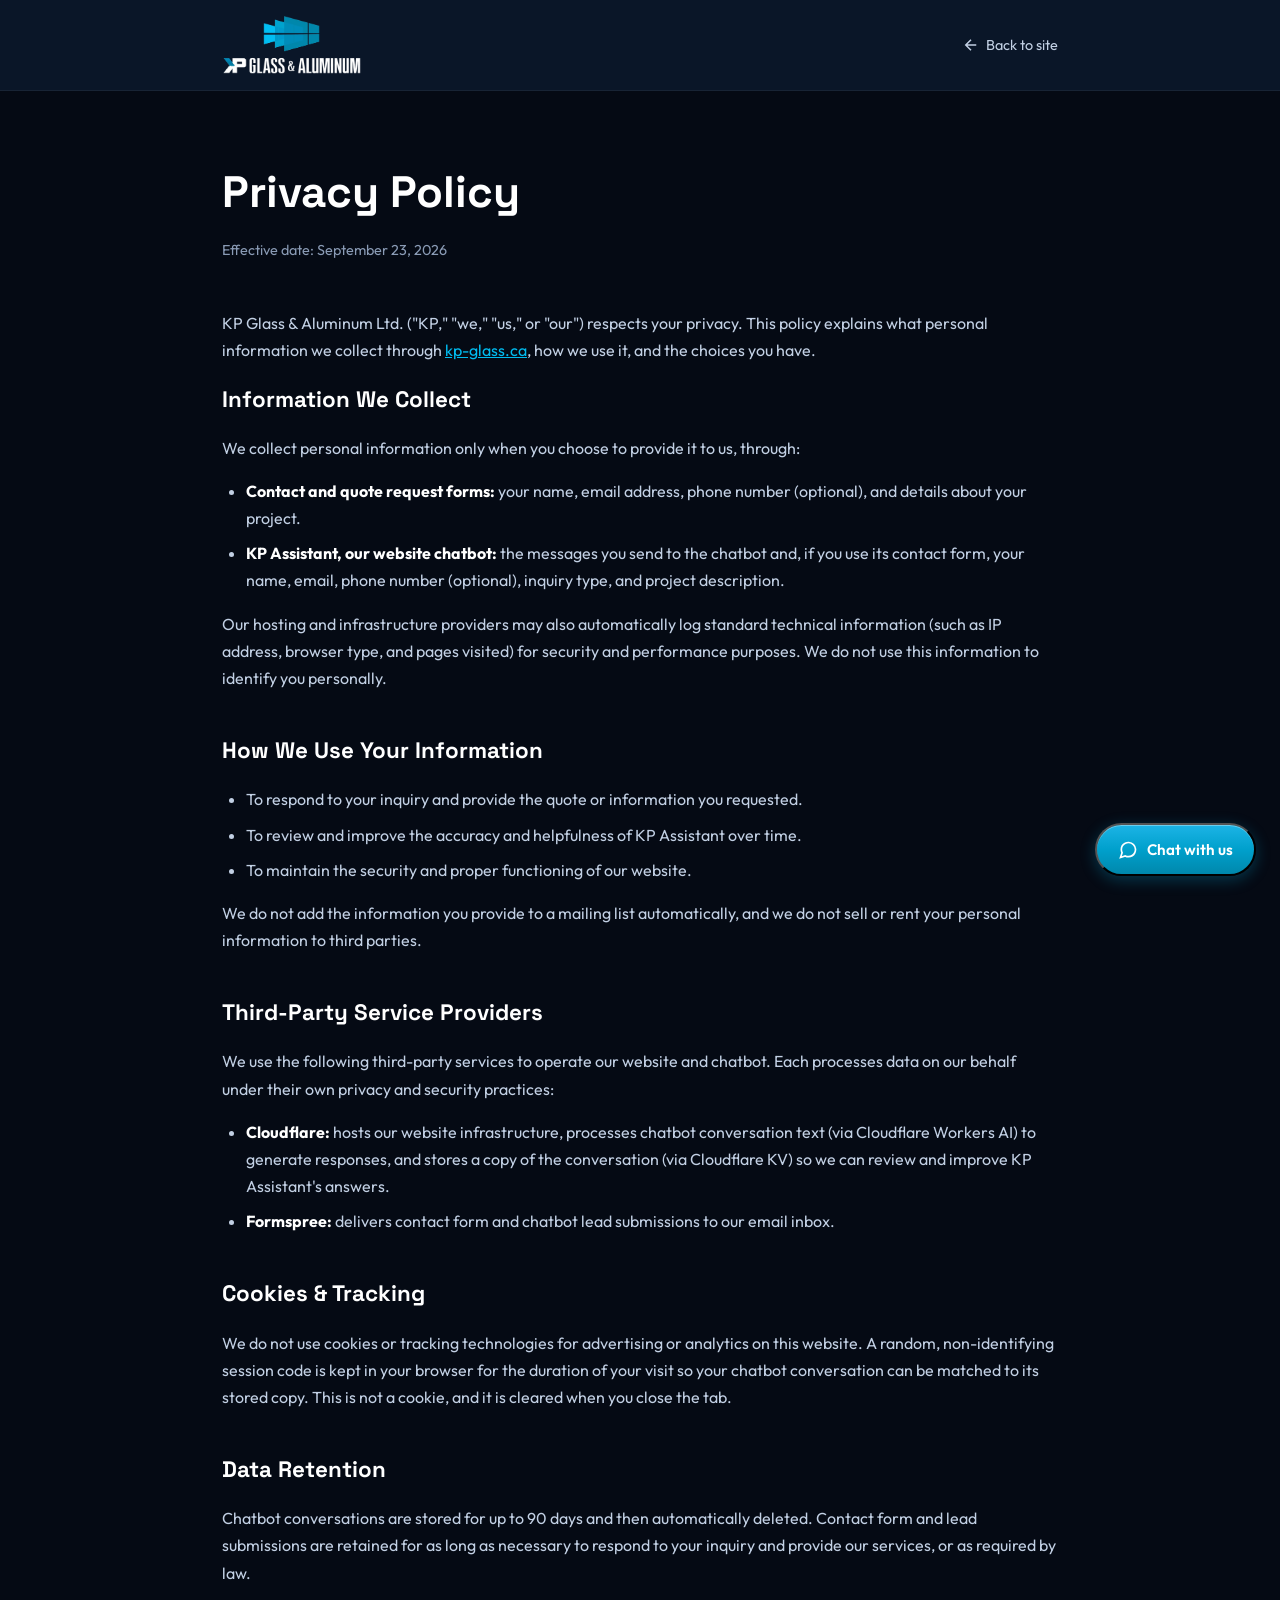
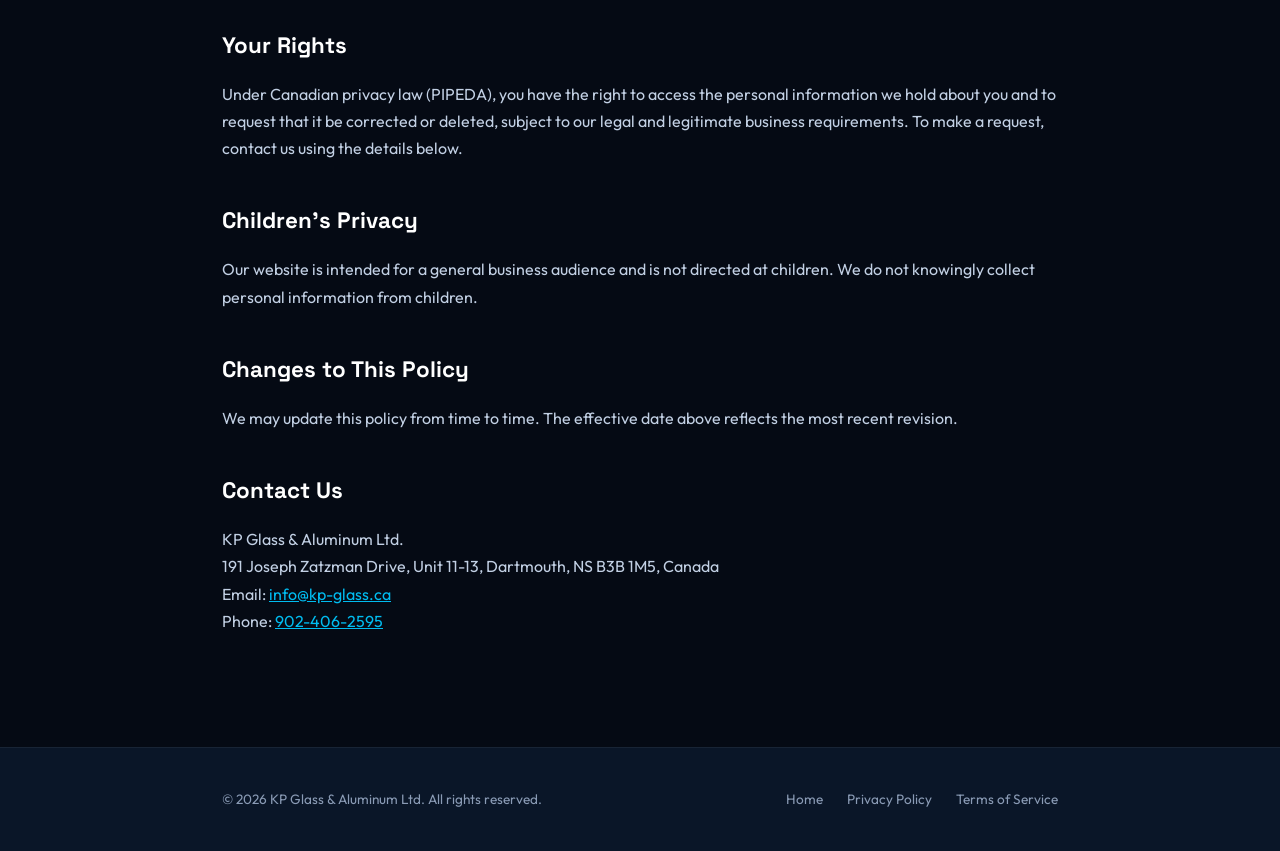
<file: privacy-policy.html>
<!DOCTYPE html>
<html lang="en">
<head>
<meta charset="UTF-8">
<meta name="viewport" content="width=device-width, initial-scale=1.0">
<title>Privacy Policy | KP Glass & Aluminum</title>
<meta name="description" content="How KP Glass & Aluminum Ltd. collects, uses, and protects the personal information you share with us, including through our website chatbot and contact forms.">
<meta name="robots" content="noindex">
<meta name="theme-color" content="#050a14">
<link rel="icon" type="image/x-icon" href="images/favicon.ico">
<link rel="preload" href="fonts/outfit-latin.woff2" as="font" type="font/woff2" crossorigin>
<link rel="preload" href="fonts/space-grotesk-latin.woff2" as="font" type="font/woff2" crossorigin>
<style>
@font-face{font-family:'Outfit';font-style:normal;font-weight:300 800;font-display:swap;src:url(fonts/outfit-latin-ext.woff2) format('woff2');unicode-range:U+0100-02BA, U+02BD-02C5, U+02C7-02CC, U+02CE-02D7, U+02DD-02FF, U+0304, U+0308, U+0329, U+1D00-1DBF, U+1E00-1E9F, U+1EF2-1EFF, U+2020, U+20A0-20AB, U+20AD-20C0, U+2113, U+2C60-2C7F, U+A720-A7FF;}
@font-face{font-family:'Outfit';font-style:normal;font-weight:300 800;font-display:swap;src:url(fonts/outfit-latin.woff2) format('woff2');unicode-range:U+0000-00FF, U+0131, U+0152-0153, U+02BB-02BC, U+02C6, U+02DA, U+02DC, U+0304, U+0308, U+0329, U+2000-206F, U+20AC, U+2122, U+2191, U+2193, U+2212, U+2215, U+FEFF, U+FFFD;}
@font-face{font-family:'Space Grotesk';font-style:normal;font-weight:400 700;font-display:swap;src:url(fonts/space-grotesk-latin-ext.woff2) format('woff2');unicode-range:U+0100-02BA, U+02BD-02C5, U+02C7-02CC, U+02CE-02D7, U+02DD-02FF, U+0304, U+0308, U+0329, U+1D00-1DBF, U+1E00-1E9F, U+1EF2-1EFF, U+2020, U+20A0-20AB, U+20AD-20C0, U+2113, U+2C60-2C7F, U+A720-A7FF;}
@font-face{font-family:'Space Grotesk';font-style:normal;font-weight:400 700;font-display:swap;src:url(fonts/space-grotesk-latin.woff2) format('woff2');unicode-range:U+0000-00FF, U+0131, U+0152-0153, U+02BB-02BC, U+02C6, U+02DA, U+02DC, U+0304, U+0308, U+0329, U+2000-206F, U+20AC, U+2122, U+2191, U+2193, U+2212, U+2215, U+FEFF, U+FFFD;}
</style>
<style>
  *, *::before, *::after { margin: 0; padding: 0; box-sizing: border-box; }
  :root {
    --black: #050a14;
    --dark: #0a1628;
    --navy: #0f1f3e;
    --card: #111d35;
    --border: rgba(255,255,255,0.06);
    --glass-strong: rgba(255,255,255,0.08);
    --accent: #00a0cc;
    --accent-light: #00bcf0;
    --accent-glow: rgba(0, 160, 204,0.3);
    --white: #ffffff;
    --gray: #8a9bb5;
    --light-gray: #c2d0e4;
    --font-primary: 'Outfit', sans-serif;
    --font-secondary: 'Space Grotesk', sans-serif;
    --container: 900px;
  }
  html { scroll-behavior: smooth; }
  body { font-family: var(--font-primary); background: var(--black); color: var(--light-gray); line-height: 1.7; }
  a { color: var(--accent-light); text-decoration: underline; }
  a:hover { color: var(--white); }
  img { display: block; max-width: 100%; }
  .container { max-width: var(--container); margin: 0 auto; padding: 0 2rem; }

  .skip-link {
    position: absolute; left: -9999px; top: auto;
    width: 1px; height: 1px; overflow: hidden;
    z-index: 10001;
    background: var(--accent); color: var(--white);
    padding: 12px 24px; font-weight: 600; font-size: 0.9rem;
    border-radius: 0 0 8px 0;
  }
  .skip-link:focus {
    position: fixed; left: 0; top: 0;
    width: auto; height: auto;
    outline: 3px solid var(--accent-light);
    outline-offset: 2px;
  }

  nav { position: sticky; top: 0; z-index: 100; background: var(--dark); border-bottom: 1px solid var(--border); }
  nav .container { display: flex; align-items: center; justify-content: space-between; padding: 1rem 2rem; }
  .nav-logo img { height: 58px; width: auto; }
  picture { display: contents; }
  .nav-back { color: var(--light-gray); font-size: 0.9rem; text-decoration: none; display: flex; align-items: center; gap: 0.4rem; }
  .nav-back:hover { color: var(--accent-light); }
  .nav-back svg { width: 18px; height: 18px; }

  main { padding: 4rem 0 6rem; }
  h1 { font-family: var(--font-secondary); font-size: clamp(2rem, 4vw, 2.75rem); color: var(--white); margin-bottom: 0.5rem; }
  .updated { color: var(--gray); font-size: 0.9rem; margin-bottom: 3rem; }
  h2 { font-family: var(--font-secondary); font-size: 1.4rem; color: var(--white); margin: 2.5rem 0 1rem; }
  h2:first-of-type { margin-top: 0; }
  p { margin-bottom: 1rem; overflow-wrap: break-word; }
  ul { margin: 0 0 1rem 1.5rem; }
  li { margin-bottom: 0.5rem; }
  strong { color: var(--white); }

  footer { background: var(--dark); border-top: 1px solid var(--border); padding: 2.5rem 0; }
  .footer-inner { display: flex; flex-wrap: wrap; gap: 1rem; align-items: center; justify-content: space-between; }
  .footer-inner p { margin: 0; color: var(--gray); font-size: 0.85rem; }
  .footer-links { display: flex; gap: 1.5rem; flex-wrap: wrap; }
  .footer-links a { color: var(--gray); font-size: 0.85rem; text-decoration: none; }
  .footer-links a:hover { color: var(--accent-light); }

  a:focus-visible, .nav-back:focus-visible { outline: 2px solid var(--accent-light); outline-offset: 2px; }

  @media (max-width: 600px) {
    main { padding: 2.5rem 0 4rem; }
    .container { padding: 0 1.25rem; }
  }
</style>
<link rel="canonical" href="https://kp-glass.ca/privacy-policy">
<link rel="stylesheet" href="chatbot/chatbot.css?v=8">
</head>
<body>
<a href="#main-content" class="skip-link">Skip to main content</a>
<nav>
  <div class="container">
    <a href="index.html" class="nav-logo"><picture><source srcset="images/kp-logo-nav.webp" type="image/webp"><img src="images/kp-logo-nav.png" alt="KP Glass & Aluminum" width="139" height="58"></picture></a>
    <a href="index.html" class="nav-back"><svg viewBox="0 0 24 24" fill="none" stroke="currentColor" stroke-width="2"><path d="M19 12H5M12 19l-7-7 7-7"/></svg> Back to site</a>
  </div>
</nav>

<main id="main-content">
  <div class="container">
    <h1>Privacy Policy</h1>
    <p class="updated">Effective date: September 23, 2026</p>

    <p>KP Glass & Aluminum Ltd. ("KP," "we," "us," or "our") respects your privacy. This policy explains what personal information we collect through <a href="https://www.kp-glass.ca">kp-glass.ca</a>, how we use it, and the choices you have.</p>

    <h2>Information We Collect</h2>
    <p>We collect personal information only when you choose to provide it to us, through:</p>
    <ul>
      <li><strong>Contact and quote request forms:</strong> your name, email address, phone number (optional), and details about your project.</li>
      <li><strong>KP Assistant, our website chatbot:</strong> the messages you send to the chatbot and, if you use its contact form, your name, email, phone number (optional), inquiry type, and project description.</li>
    </ul>
    <p>Our hosting and infrastructure providers may also automatically log standard technical information (such as IP address, browser type, and pages visited) for security and performance purposes. We do not use this information to identify you personally.</p>

    <h2>How We Use Your Information</h2>
    <ul>
      <li>To respond to your inquiry and provide the quote or information you requested.</li>
      <li>To review and improve the accuracy and helpfulness of KP Assistant over time.</li>
      <li>To maintain the security and proper functioning of our website.</li>
    </ul>
    <p>We do not add the information you provide to a mailing list automatically, and we do not sell or rent your personal information to third parties.</p>

    <h2>Third-Party Service Providers</h2>
    <p>We use the following third-party services to operate our website and chatbot. Each processes data on our behalf under their own privacy and security practices:</p>
    <ul>
      <li><strong>Cloudflare:</strong> hosts our website infrastructure, processes chatbot conversation text (via Cloudflare Workers AI) to generate responses, and stores a copy of the conversation (via Cloudflare KV) so we can review and improve KP Assistant's answers.</li>
      <li><strong>Formspree:</strong> delivers contact form and chatbot lead submissions to our email inbox.</li>
    </ul>

    <h2>Cookies & Tracking</h2>
    <p>We do not use cookies or tracking technologies for advertising or analytics on this website. A random, non-identifying session code is kept in your browser for the duration of your visit so your chatbot conversation can be matched to its stored copy. This is not a cookie, and it is cleared when you close the tab.</p>

    <h2>Data Retention</h2>
    <p>Chatbot conversations are stored for up to 90 days and then automatically deleted. Contact form and lead submissions are retained for as long as necessary to respond to your inquiry and provide our services, or as required by law.</p>

    <h2>Your Rights</h2>
    <p>Under Canadian privacy law (PIPEDA), you have the right to access the personal information we hold about you and to request that it be corrected or deleted, subject to our legal and legitimate business requirements. To make a request, contact us using the details below.</p>

    <h2>Children's Privacy</h2>
    <p>Our website is intended for a general business audience and is not directed at children. We do not knowingly collect personal information from children.</p>

    <h2>Changes to This Policy</h2>
    <p>We may update this policy from time to time. The effective date above reflects the most recent revision.</p>

    <h2>Contact Us</h2>
    <p>
      KP Glass & Aluminum Ltd.<br>
      191 Joseph Zatzman Drive, Unit 11-13, Dartmouth, NS B3B 1M5, Canada<br>
      Email: <a href="mailto:info@kp-glass.ca">info@kp-glass.ca</a><br>
      Phone: <a href="tel:+19024062595">902-406-2595</a>
    </p>
  </div>
</main>

<footer>
  <div class="container footer-inner">
    <p>&copy; 2026 KP Glass & Aluminum Ltd. All rights reserved.</p>
    <div class="footer-links">
      <a href="index.html">Home</a>
      <a href="privacy-policy.html">Privacy Policy</a>
      <a href="terms-of-service.html">Terms of Service</a>
    </div>
  </div>
</footer>
<script defer src="chatbot/chatbot.js?v=8"></script>
</body>
</html>
</file>
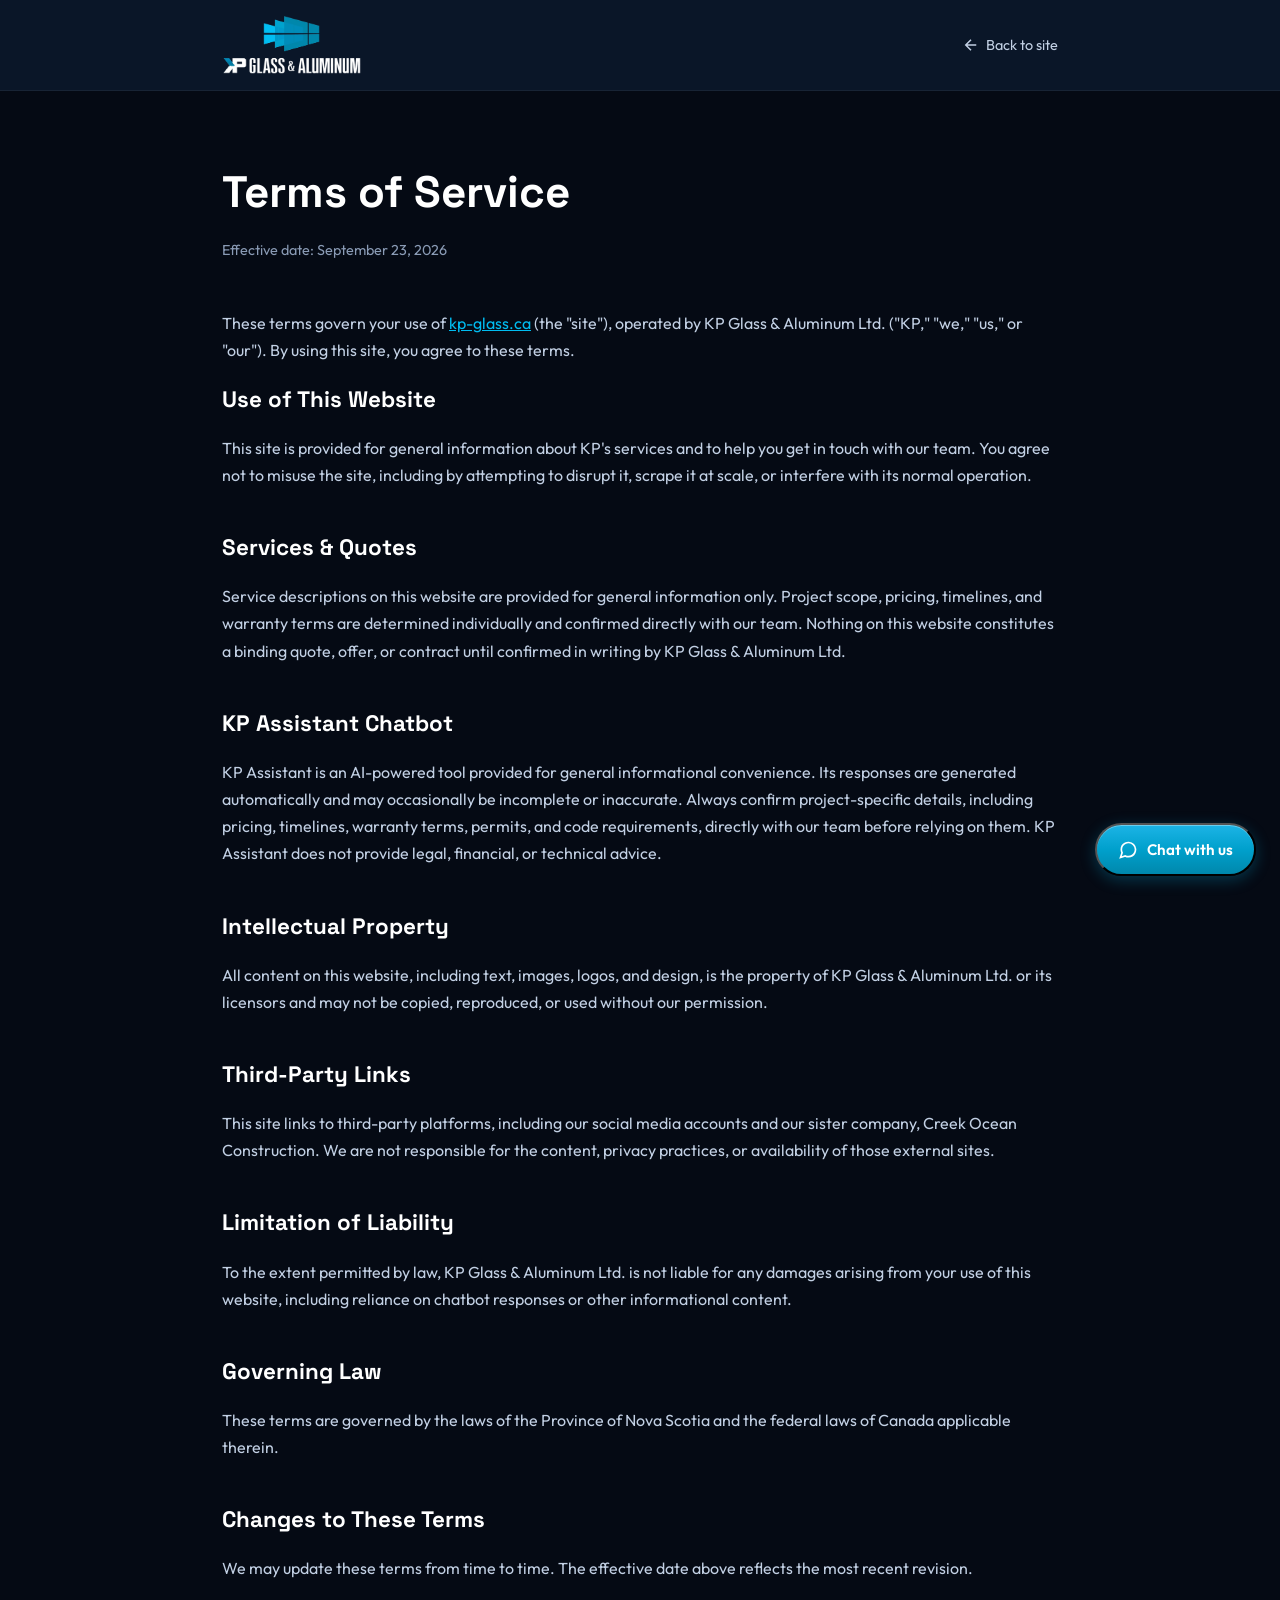
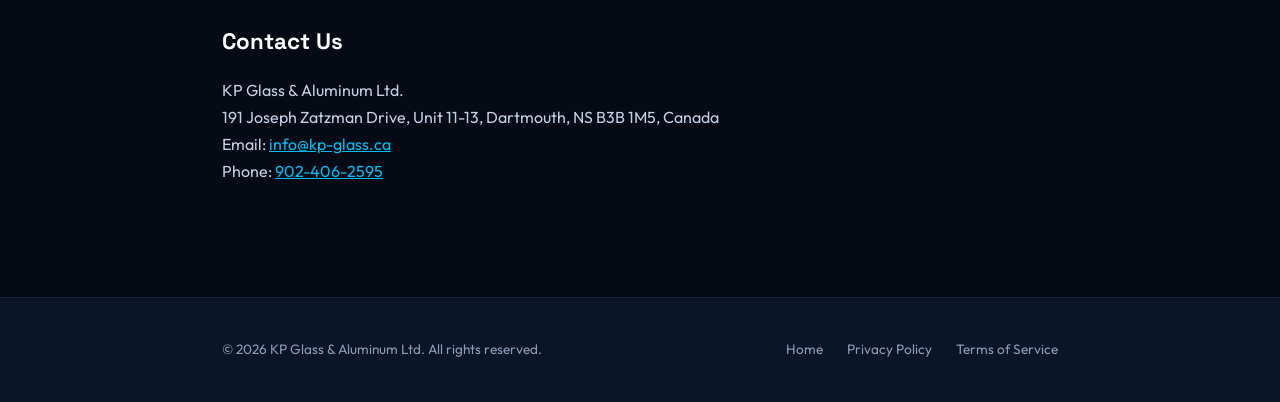
<file: terms-of-service.html>
<!DOCTYPE html>
<html lang="en">
<head>
<meta charset="UTF-8">
<meta name="viewport" content="width=device-width, initial-scale=1.0">
<title>Terms of Service | KP Glass & Aluminum</title>
<meta name="description" content="The terms that govern your use of the KP Glass & Aluminum Ltd. website, including our KP Assistant chatbot.">
<meta name="robots" content="noindex">
<meta name="theme-color" content="#050a14">
<link rel="icon" type="image/x-icon" href="images/favicon.ico">
<link rel="preload" href="fonts/outfit-latin.woff2" as="font" type="font/woff2" crossorigin>
<link rel="preload" href="fonts/space-grotesk-latin.woff2" as="font" type="font/woff2" crossorigin>
<style>
@font-face{font-family:'Outfit';font-style:normal;font-weight:300 800;font-display:swap;src:url(fonts/outfit-latin-ext.woff2) format('woff2');unicode-range:U+0100-02BA, U+02BD-02C5, U+02C7-02CC, U+02CE-02D7, U+02DD-02FF, U+0304, U+0308, U+0329, U+1D00-1DBF, U+1E00-1E9F, U+1EF2-1EFF, U+2020, U+20A0-20AB, U+20AD-20C0, U+2113, U+2C60-2C7F, U+A720-A7FF;}
@font-face{font-family:'Outfit';font-style:normal;font-weight:300 800;font-display:swap;src:url(fonts/outfit-latin.woff2) format('woff2');unicode-range:U+0000-00FF, U+0131, U+0152-0153, U+02BB-02BC, U+02C6, U+02DA, U+02DC, U+0304, U+0308, U+0329, U+2000-206F, U+20AC, U+2122, U+2191, U+2193, U+2212, U+2215, U+FEFF, U+FFFD;}
@font-face{font-family:'Space Grotesk';font-style:normal;font-weight:400 700;font-display:swap;src:url(fonts/space-grotesk-latin-ext.woff2) format('woff2');unicode-range:U+0100-02BA, U+02BD-02C5, U+02C7-02CC, U+02CE-02D7, U+02DD-02FF, U+0304, U+0308, U+0329, U+1D00-1DBF, U+1E00-1E9F, U+1EF2-1EFF, U+2020, U+20A0-20AB, U+20AD-20C0, U+2113, U+2C60-2C7F, U+A720-A7FF;}
@font-face{font-family:'Space Grotesk';font-style:normal;font-weight:400 700;font-display:swap;src:url(fonts/space-grotesk-latin.woff2) format('woff2');unicode-range:U+0000-00FF, U+0131, U+0152-0153, U+02BB-02BC, U+02C6, U+02DA, U+02DC, U+0304, U+0308, U+0329, U+2000-206F, U+20AC, U+2122, U+2191, U+2193, U+2212, U+2215, U+FEFF, U+FFFD;}
</style>
<style>
  *, *::before, *::after { margin: 0; padding: 0; box-sizing: border-box; }
  :root {
    --black: #050a14;
    --dark: #0a1628;
    --navy: #0f1f3e;
    --card: #111d35;
    --border: rgba(255,255,255,0.06);
    --glass-strong: rgba(255,255,255,0.08);
    --accent: #00a0cc;
    --accent-light: #00bcf0;
    --accent-glow: rgba(0, 160, 204,0.3);
    --white: #ffffff;
    --gray: #8a9bb5;
    --light-gray: #c2d0e4;
    --font-primary: 'Outfit', sans-serif;
    --font-secondary: 'Space Grotesk', sans-serif;
    --container: 900px;
  }
  html { scroll-behavior: smooth; }
  body { font-family: var(--font-primary); background: var(--black); color: var(--light-gray); line-height: 1.7; }
  a { color: var(--accent-light); text-decoration: underline; }
  a:hover { color: var(--white); }
  img { display: block; max-width: 100%; }
  .container { max-width: var(--container); margin: 0 auto; padding: 0 2rem; }

  .skip-link {
    position: absolute; left: -9999px; top: auto;
    width: 1px; height: 1px; overflow: hidden;
    z-index: 10001;
    background: var(--accent); color: var(--white);
    padding: 12px 24px; font-weight: 600; font-size: 0.9rem;
    border-radius: 0 0 8px 0;
  }
  .skip-link:focus {
    position: fixed; left: 0; top: 0;
    width: auto; height: auto;
    outline: 3px solid var(--accent-light);
    outline-offset: 2px;
  }

  nav { position: sticky; top: 0; z-index: 100; background: var(--dark); border-bottom: 1px solid var(--border); }
  nav .container { display: flex; align-items: center; justify-content: space-between; padding: 1rem 2rem; }
  .nav-logo img { height: 58px; width: auto; }
  picture { display: contents; }
  .nav-back { color: var(--light-gray); font-size: 0.9rem; text-decoration: none; display: flex; align-items: center; gap: 0.4rem; }
  .nav-back:hover { color: var(--accent-light); }
  .nav-back svg { width: 18px; height: 18px; }

  main { padding: 4rem 0 6rem; }
  h1 { font-family: var(--font-secondary); font-size: clamp(2rem, 4vw, 2.75rem); color: var(--white); margin-bottom: 0.5rem; }
  .updated { color: var(--gray); font-size: 0.9rem; margin-bottom: 3rem; }
  h2 { font-family: var(--font-secondary); font-size: 1.4rem; color: var(--white); margin: 2.5rem 0 1rem; }
  h2:first-of-type { margin-top: 0; }
  p { margin-bottom: 1rem; overflow-wrap: break-word; }
  ul { margin: 0 0 1rem 1.5rem; }
  li { margin-bottom: 0.5rem; }
  strong { color: var(--white); }

  footer { background: var(--dark); border-top: 1px solid var(--border); padding: 2.5rem 0; }
  .footer-inner { display: flex; flex-wrap: wrap; gap: 1rem; align-items: center; justify-content: space-between; }
  .footer-inner p { margin: 0; color: var(--gray); font-size: 0.85rem; }
  .footer-links { display: flex; gap: 1.5rem; flex-wrap: wrap; }
  .footer-links a { color: var(--gray); font-size: 0.85rem; text-decoration: none; }
  .footer-links a:hover { color: var(--accent-light); }

  a:focus-visible, .nav-back:focus-visible { outline: 2px solid var(--accent-light); outline-offset: 2px; }

  @media (max-width: 600px) {
    main { padding: 2.5rem 0 4rem; }
    .container { padding: 0 1.25rem; }
  }
</style>
<link rel="canonical" href="https://kp-glass.ca/terms-of-service">
<link rel="stylesheet" href="chatbot/chatbot.css?v=8">
</head>
<body>
<a href="#main-content" class="skip-link">Skip to main content</a>
<nav>
  <div class="container">
    <a href="index.html" class="nav-logo"><picture><source srcset="images/kp-logo-nav.webp" type="image/webp"><img src="images/kp-logo-nav.png" alt="KP Glass & Aluminum" width="139" height="58"></picture></a>
    <a href="index.html" class="nav-back"><svg viewBox="0 0 24 24" fill="none" stroke="currentColor" stroke-width="2"><path d="M19 12H5M12 19l-7-7 7-7"/></svg> Back to site</a>
  </div>
</nav>

<main id="main-content">
  <div class="container">
    <h1>Terms of Service</h1>
    <p class="updated">Effective date: September 23, 2026</p>

    <p>These terms govern your use of <a href="https://www.kp-glass.ca">kp-glass.ca</a> (the "site"), operated by KP Glass & Aluminum Ltd. ("KP," "we," "us," or "our"). By using this site, you agree to these terms.</p>

    <h2>Use of This Website</h2>
    <p>This site is provided for general information about KP's services and to help you get in touch with our team. You agree not to misuse the site, including by attempting to disrupt it, scrape it at scale, or interfere with its normal operation.</p>

    <h2>Services & Quotes</h2>
    <p>Service descriptions on this website are provided for general information only. Project scope, pricing, timelines, and warranty terms are determined individually and confirmed directly with our team. Nothing on this website constitutes a binding quote, offer, or contract until confirmed in writing by KP Glass & Aluminum Ltd.</p>

    <h2>KP Assistant Chatbot</h2>
    <p>KP Assistant is an AI-powered tool provided for general informational convenience. Its responses are generated automatically and may occasionally be incomplete or inaccurate. Always confirm project-specific details, including pricing, timelines, warranty terms, permits, and code requirements, directly with our team before relying on them. KP Assistant does not provide legal, financial, or technical advice.</p>

    <h2>Intellectual Property</h2>
    <p>All content on this website, including text, images, logos, and design, is the property of KP Glass & Aluminum Ltd. or its licensors and may not be copied, reproduced, or used without our permission.</p>

    <h2>Third-Party Links</h2>
    <p>This site links to third-party platforms, including our social media accounts and our sister company, Creek Ocean Construction. We are not responsible for the content, privacy practices, or availability of those external sites.</p>

    <h2>Limitation of Liability</h2>
    <p>To the extent permitted by law, KP Glass & Aluminum Ltd. is not liable for any damages arising from your use of this website, including reliance on chatbot responses or other informational content.</p>

    <h2>Governing Law</h2>
    <p>These terms are governed by the laws of the Province of Nova Scotia and the federal laws of Canada applicable therein.</p>

    <h2>Changes to These Terms</h2>
    <p>We may update these terms from time to time. The effective date above reflects the most recent revision.</p>

    <h2>Contact Us</h2>
    <p>
      KP Glass & Aluminum Ltd.<br>
      191 Joseph Zatzman Drive, Unit 11-13, Dartmouth, NS B3B 1M5, Canada<br>
      Email: <a href="mailto:info@kp-glass.ca">info@kp-glass.ca</a><br>
      Phone: <a href="tel:+19024062595">902-406-2595</a>
    </p>
  </div>
</main>

<footer>
  <div class="container footer-inner">
    <p>&copy; 2026 KP Glass & Aluminum Ltd. All rights reserved.</p>
    <div class="footer-links">
      <a href="index.html">Home</a>
      <a href="privacy-policy.html">Privacy Policy</a>
      <a href="terms-of-service.html">Terms of Service</a>
    </div>
  </div>
</footer>
<script defer src="chatbot/chatbot.js?v=8"></script>
</body>
</html>
</file>
<file: chatbot/chatbot.css>
/* ─── KP ASSISTANT CHAT WIDGET ─── */
#kp-chat-toggle {
  position: fixed;
  bottom: 24px;
  right: 24px;
  z-index: 9999;
  display: flex;
  align-items: center;
  gap: 0.6rem;
  padding: 0.9rem 1.3rem;
  border-radius: 999px;
  background: linear-gradient(180deg, #1cb4e6 0%, var(--accent) 50%, #0088ac 100%);
  color: var(--white);
  font-family: var(--font-primary);
  font-weight: 600;
  font-size: 0.95rem;
  box-shadow: 0 4px 15px var(--accent-glow), inset 0 1px 0 rgba(255, 255, 255, 0.35);
  min-height: 44px;
  transition: transform 0.25s ease, box-shadow 0.25s ease;
}

#kp-chat-toggle:hover {
  transform: translateY(-2px);
  box-shadow: 0 8px 25px var(--accent-glow), inset 0 1px 0 rgba(255, 255, 255, 0.35);
}

#kp-chat-toggle svg {
  width: 20px;
  height: 20px;
  flex-shrink: 0;
}

#kp-chat-toggle .kp-chat-close-icon {
  display: none;
}

#kp-chat-toggle[aria-expanded="true"] .kp-chat-open-icon {
  display: none;
}

#kp-chat-toggle[aria-expanded="true"] .kp-chat-close-icon {
  display: block;
}

#kp-chat-body {
  display: flex;
  flex-direction: column;
  flex: 1;
  min-height: 0;
}

#kp-chat-panel {
  position: fixed;
  bottom: 90px;
  right: 24px;
  z-index: 9999;
  width: min(380px, calc(100vw - 32px));
  max-height: min(600px, calc(100vh - 130px));
  max-height: min(600px, calc(100dvh - 130px));
  display: flex;
  flex-direction: column;
  background: var(--navy);
  border: 1px solid var(--border);
  border-radius: 16px;
  box-shadow: 0 28px 56px rgba(0, 0, 0, 0.5), 0 10px 20px rgba(0, 0, 0, 0.35);
  overflow: hidden;
  opacity: 0;
  transform: translateY(16px) scale(0.98);
  visibility: hidden;
  pointer-events: none;
  transition: opacity 0.25s cubic-bezier(0.22, 1, 0.36, 1), transform 0.25s cubic-bezier(0.22, 1, 0.36, 1), visibility 0.25s;
}

#kp-chat-panel.open {
  opacity: 1;
  transform: translateY(0) scale(1);
  visibility: visible;
  pointer-events: auto;
}

.kp-chat-header {
  display: flex;
  align-items: center;
  justify-content: space-between;
  padding: 1rem 1.2rem;
  background: var(--dark);
  border-bottom: 1px solid var(--border);
}

.kp-chat-header h2 {
  font-family: var(--font-secondary);
  font-size: 1.05rem;
  color: var(--white);
  margin: 0;
}

.kp-chat-header p {
  font-size: 0.75rem;
  color: var(--gray);
  margin: 0.15rem 0 0;
}

.kp-chat-header-close {
  width: 44px;
  height: 44px;
  min-width: 44px;
  border-radius: 50%;
  display: flex;
  align-items: center;
  justify-content: center;
  background: transparent;
  color: var(--gray);
  transition: background 0.2s ease, color 0.2s ease;
}

.kp-chat-header-close:hover {
  background: var(--glass-strong);
  color: var(--white);
}

.kp-chat-messages {
  flex: 1;
  min-height: 0;
  overflow-y: auto;
  padding: 1rem 1.2rem;
  display: flex;
  flex-direction: column;
  gap: 0.7rem;
  scroll-behavior: smooth;
}

.kp-chat-bubble {
  max-width: 85%;
  padding: 0.65rem 0.9rem;
  border-radius: 14px;
  font-size: 0.88rem;
  line-height: 1.5;
}

.kp-chat-bubble.bot {
  align-self: flex-start;
  background: var(--card);
  color: var(--light-gray);
  border-bottom-left-radius: 4px;
}

.kp-chat-bubble.user {
  align-self: flex-end;
  background: var(--accent);
  color: var(--white);
  border-bottom-right-radius: 4px;
}

.kp-chat-quick-options {
  display: flex;
  flex-wrap: wrap;
  gap: 0.5rem;
  padding: 0 1.2rem 0.8rem;
}

.kp-chat-quick-btn {
  background: transparent;
  border: 1px solid var(--border);
  color: var(--accent-light);
  font-size: 0.8rem;
  padding: 0.5rem 0.8rem;
  border-radius: 999px;
  min-height: 36px;
  transition: background 0.2s ease, color 0.2s ease;
}

.kp-chat-quick-btn:hover {
  background: var(--glass-strong);
  color: var(--white);
}

.kp-chat-typing {
  align-self: flex-start;
  display: flex;
  gap: 4px;
  padding: 0.65rem 0.9rem;
  background: var(--card);
  border-radius: 14px;
  border-bottom-left-radius: 4px;
}

.kp-chat-typing span {
  width: 6px;
  height: 6px;
  border-radius: 50%;
  background: var(--gray);
  opacity: 0.4;
}

@media (prefers-reduced-motion: no-preference) {
  .kp-chat-typing span {
    animation: kp-typing-pulse 1.2s ease-in-out infinite;
  }
  .kp-chat-typing span:nth-child(2) { animation-delay: 0.15s; }
  .kp-chat-typing span:nth-child(3) { animation-delay: 0.3s; }
}

@keyframes kp-typing-pulse {
  0%, 60%, 100% { opacity: 0.4; transform: translateY(0); }
  30% { opacity: 1; transform: translateY(-3px); }
}

.kp-chat-footer {
  border-top: 1px solid var(--border);
  padding: 0.8rem 1rem;
  background: var(--dark);
}

.kp-chat-input-row {
  display: flex;
  gap: 0.5rem;
}

.kp-chat-input-row input {
  flex: 1;
  background: var(--card);
  border: 1px solid var(--border);
  color: var(--white);
  border-radius: 999px;
  padding: 0.6rem 1rem;
  font-family: var(--font-primary);
  font-size: 0.88rem;
  min-height: 40px;
}

.kp-chat-input-row input:focus {
  outline: 2px solid var(--accent);
  outline-offset: 1px;
}

.kp-chat-send {
  width: 40px;
  height: 40px;
  min-width: 40px;
  border-radius: 50%;
  background: var(--accent);
  color: var(--white);
  display: flex;
  align-items: center;
  justify-content: center;
  transition: background 0.2s ease;
}

.kp-chat-send:hover {
  background: var(--accent-light);
}

.kp-chat-send:disabled {
  opacity: 0.5;
  cursor: default;
}

.kp-chat-alt-action {
  display: block;
  text-align: center;
  font-size: 0.75rem;
  color: var(--gray);
  margin-top: 0.6rem;
}

.kp-chat-alt-action button,
button.kp-chat-alt-action {
  background: none;
  border: none;
  color: var(--accent-light);
  text-decoration: underline;
  font-size: inherit;
  font-family: inherit;
  cursor: pointer;
  padding: 0;
}

/* ─── Lead form ─── */
/* Slim bar pinned above the lead form and success view */
.kp-chat-subbar {
  flex-shrink: 0;
  display: flex;
  align-items: center;
  padding: 0 1rem;
  border-bottom: 1px solid var(--border);
}

.kp-chat-back {
  background: none;
  border: none;
  padding: 0 0.25rem;
  min-height: 36px;
  font-family: inherit;
  font-size: 0.78rem;
  font-weight: 500;
  color: var(--accent-light);
  cursor: pointer;
}

.kp-chat-back:hover { text-decoration: underline; }

.kp-chat-back:focus-visible {
  outline: 2px solid var(--accent-light);
  outline-offset: 2px;
  border-radius: 4px;
}

.kp-chat-lead-form {
  flex: 1;
  min-height: 0;
  padding: 1rem 1.2rem;
  display: flex;
  flex-direction: column;
  gap: 0.7rem;
  overflow-y: auto;
}

.kp-chat-lead-form label {
  font-size: 0.78rem;
  color: var(--gray);
  display: block;
  margin-bottom: 0.3rem;
}

.kp-chat-lead-form input,
.kp-chat-lead-form select,
.kp-chat-lead-form textarea {
  width: 100%;
  background: var(--card);
  border: 1px solid var(--border);
  color: var(--white);
  border-radius: 8px;
  padding: 0.6rem 0.8rem;
  font-family: var(--font-primary);
  font-size: 0.88rem;
  min-height: 40px;
}

.kp-chat-lead-form textarea {
  min-height: 72px;
  resize: vertical;
}

.kp-chat-lead-form input:focus,
.kp-chat-lead-form select:focus,
.kp-chat-lead-form textarea:focus {
  outline: 2px solid var(--accent);
  outline-offset: 1px;
}

.kp-chat-lead-honeypot {
  position: absolute;
  left: -9999px;
}

.kp-chat-lead-submit {
  background: linear-gradient(180deg, #1cb4e6 0%, var(--accent) 50%, #0088ac 100%);
  color: var(--white);
  font-weight: 600;
  border-radius: 999px;
  padding: 0.7rem 1rem;
  min-height: 44px;
  box-shadow: inset 0 1px 0 rgba(255, 255, 255, 0.35);
}

.kp-chat-lead-error {
  color: #ff8a8a;
  font-size: 0.78rem;
}

.kp-chat-lead-success {
  padding: 1.2rem;
  text-align: center;
  color: var(--light-gray);
  font-size: 0.9rem;
}

@media (prefers-reduced-motion: reduce) {
  #kp-chat-panel,
  #kp-chat-toggle {
    transition: none;
  }
}

@media (max-width: 480px) {
  #kp-chat-panel {
    right: 16px;
    left: 16px;
    width: auto;
    bottom: 84px;
  }
  #kp-chat-toggle {
    right: 16px;
    bottom: 16px;
  }
}
</file>
